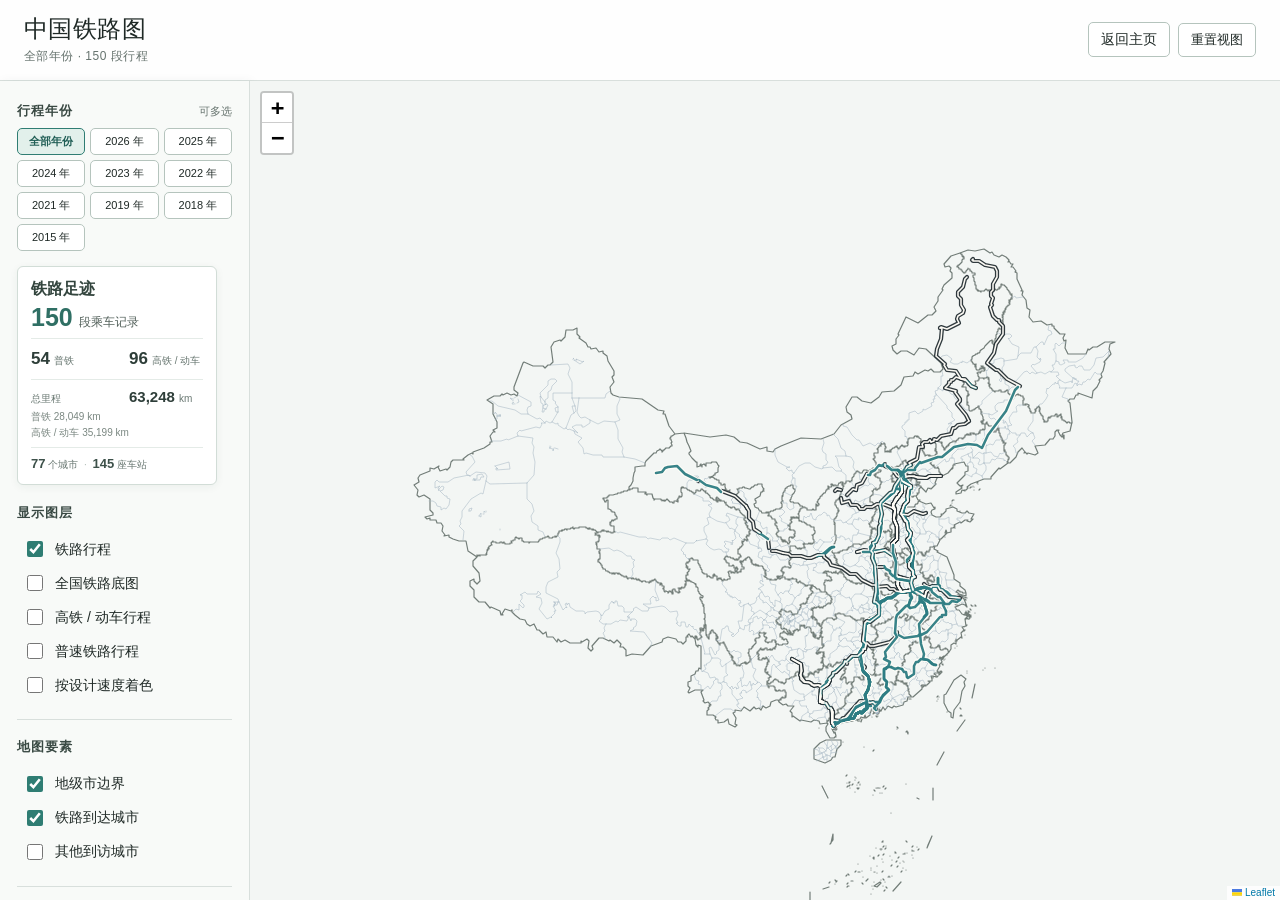
<file: web/index.html>
<!doctype html>
<html lang="zh-CN">
<head>
  <meta charset="utf-8">
  <meta name="viewport" content="width=device-width, initial-scale=1">
  <title>中国铁路图</title>
  <link rel="icon" href="data:,">
  <link rel="stylesheet" href="vendor/leaflet/leaflet.css?v=1.9.4">
  <link rel="stylesheet" href="styles.css?v=20261115-3">
</head>
<body>
  <main class="shell">
    <header class="topbar">
      <div>
        <h1>中国铁路图</h1>
        <p id="status"></p>
      </div>
      <div class="topbar-actions">
        <a id="blogHome" class="button-link" href="https://kangaroogao.com/">返回主页</a>
        <button id="reset" type="button">重置视图</button>
      </div>
    </header>
    <section class="workspace">
      <aside class="panel" aria-label="图层控制">
        <section class="year-filter-section" aria-label="年份筛选">
          <div class="route-list-heading"><h2>行程年份</h2><span>可多选</span></div>
          <div id="yearFilters" class="year-filters" role="group" aria-label="选择行程年份">
            <button class="year-filter" type="button" data-year="all" aria-pressed="true">全部年份</button>
          </div>
        </section>
        <section class="map-summary" aria-label="铁路足迹统计">
          <div id="summaryLabel" class="summary-label">铁路足迹</div>
          <div class="summary-total"><strong id="summaryTrips">150</strong><span>段乘车记录</span></div>
          <div class="summary-counts">
            <div><strong id="summaryConventional">54</strong><span>普铁</span></div>
            <div><strong id="summaryHighspeed">96</strong><span>高铁 / 动车</span></div>
          </div>
          <div class="summary-mileage"><span>总里程</span><strong><span id="summaryDistance">63,248</span> <small>km</small></strong></div>
          <div class="summary-breakdown"><span>普铁 <span id="summaryConventionalKm">28,049</span> km</span><span>高铁 / 动车 <span id="summaryHighspeedKm">35,199</span> km</span></div>
            <div class="summary-foot"><strong id="summaryCities">77</strong> 个城市 <i>·</i> <strong id="summaryStations">145</strong> 座车站</div>
        </section>
        <section class="control-section">
          <h2>显示图层</h2>
          <div class="control-grid">
            <label class="switch"><input id="visited" type="checkbox" checked><span>铁路行程</span></label>
            <label class="switch"><input id="network" type="checkbox"><span>全国铁路底图</span></label>
            <label class="switch"><input id="visitedHighspeed" type="checkbox"><span>高铁 / 动车行程</span></label>
            <label class="switch"><input id="visitedConventional" type="checkbox"><span>普速铁路行程</span></label>
            <label class="switch"><input id="speedNetwork" type="checkbox"><span>按设计速度着色</span></label>
          </div>
        </section>
        <hr>
        <section class="control-section">
          <h2>地图要素</h2>
          <div class="control-grid">
            <label class="switch"><input id="cityBounds" type="checkbox" checked><span>地级市边界</span></label>
            <label class="switch"><input id="visitedCities" type="checkbox" checked><span>铁路到达城市</span></label>
            <label class="switch"><input id="otherVisitedCities" type="checkbox"><span>其他到访城市</span></label>
          </div>
        </section>
        <hr>
        <section class="hub-filter-section" aria-label="枢纽筛选">
          <div class="route-list-heading"><h2>线路范围</h2></div>
          <div id="hubFilters" class="hub-filters" role="group" aria-label="选择线路范围">
            <button class="hub-filter" type="button" data-hub="all" aria-pressed="true">全部</button>
            <button class="hub-filter" type="button" data-hub="beijing" aria-pressed="false">北京</button>
            <button class="hub-filter" type="button" data-hub="hefei" aria-pressed="false">合肥</button>
            <button class="hub-filter" type="button" data-hub="guangzhou" aria-pressed="false">广州</button>
          </div>
        </section>
        <div class="route-list-heading"><h2 id="routeListHeading">相关行程</h2></div>
        <input id="routeSearch" class="route-search" type="search" placeholder="搜索车次、起点或终点" autocomplete="off">
        <div class="route-actions"><button id="selectAllRoutes" type="button">全选</button><button id="clearRoutes" type="button">全不选</button></div>
        <div id="routeList" class="route-list" aria-label="铁路行程列表"></div>
        <div class="legend" id="legend"></div>
      </aside>
      <div class="map-stage">
        <div id="map" role="application" aria-label="中国铁路交互地图"></div>
      </div>
    </section>
  </main>
  <script src="vendor/leaflet/leaflet.js?v=1.9.4"></script>
  <script src="data-codec.js?v=175f5d0ab37d"></script>
  <script src="app.js?v=f78d904d8161"></script>
</body>
</html>
</file>
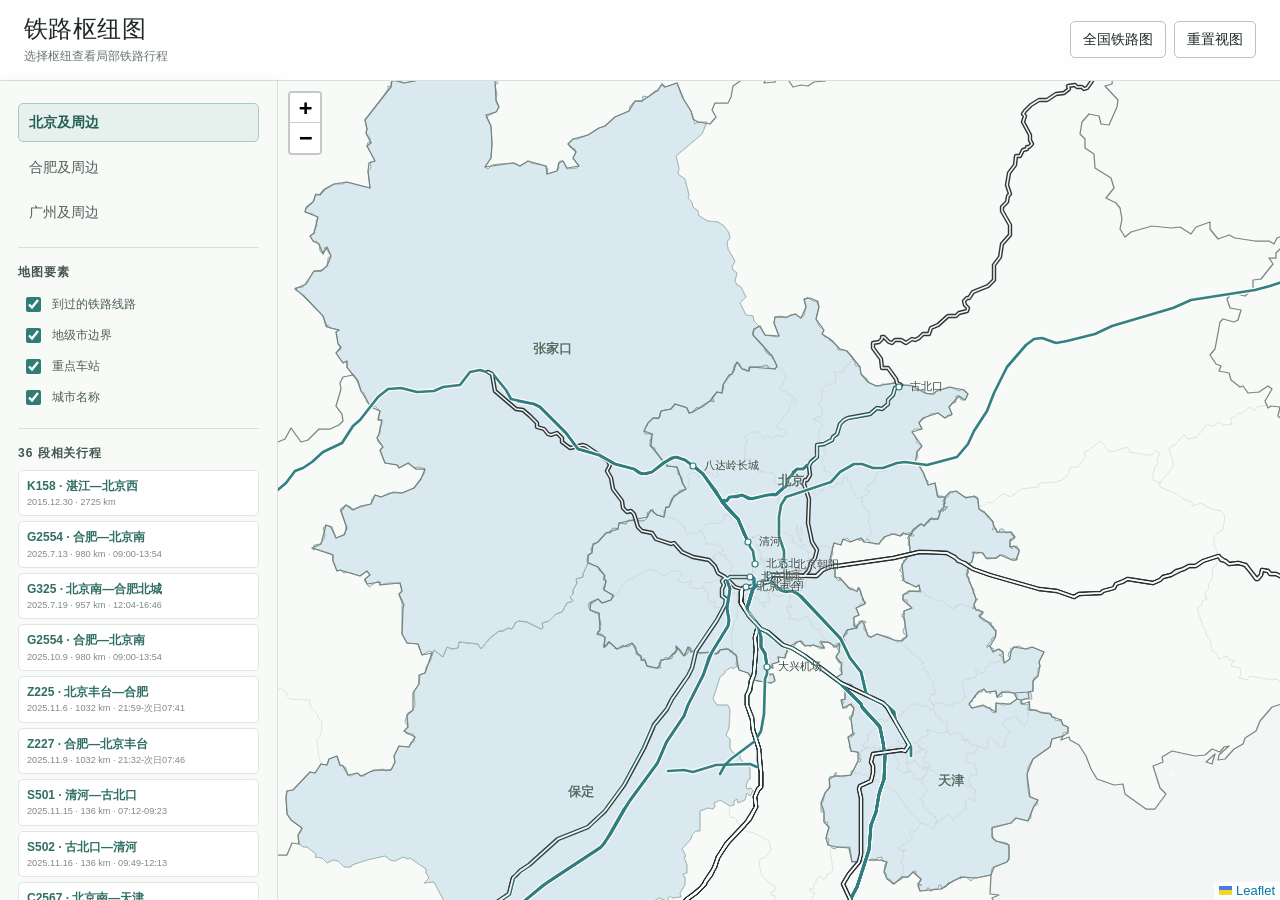
<file: web/hubs/index.html>
<!doctype html>
<html lang="zh-CN">
<head>
  <meta charset="utf-8">
  <meta name="viewport" content="width=device-width, initial-scale=1">
  <title>铁路枢纽图</title>
  <link rel="icon" href="data:,">
  <link rel="stylesheet" href="../vendor/leaflet/leaflet.css?v=1.9.4">
  <link rel="stylesheet" href="hubs.css?v=20260923-2">
</head>
<body>
  <main class="hub-shell">
    <header class="hub-topbar">
      <div>
        <h1>铁路枢纽图</h1>
        <p id="status">选择枢纽查看局部铁路行程</p>
      </div>
      <nav class="hub-actions" aria-label="地图导航">
        <a href="../" class="button-link">全国铁路图</a>
        <button id="reset" type="button">重置视图</button>
      </nav>
    </header>
    <section class="hub-workspace">
      <aside class="hub-panel" aria-label="枢纽图控制">
        <div id="hubTabs" class="hub-tabs" role="tablist" aria-label="枢纽选择"></div>
        <section class="hub-section">
          <h3>地图要素</h3>
          <label class="switch"><input id="showRoutes" type="checkbox" checked><span>到过的铁路线路</span></label>
          <label class="switch"><input id="showCities" type="checkbox" checked><span>地级市边界</span></label>
          <label class="switch"><input id="showStations" type="checkbox" checked><span>重点车站</span></label>
          <label class="switch"><input id="showLabels" type="checkbox" checked><span>城市名称</span></label>
        </section>
        <section class="hub-section">
          <h3 id="routeHeading">相关行程</h3>
          <div id="routeList" class="hub-route-list"></div>
        </section>
        <div class="hub-legend" aria-label="线路图例">
          <div class="legend-row"><i class="line-swatch line-swatch--highspeed"></i><span>高铁 / 动车</span></div>
          <div class="legend-row"><i class="line-swatch line-swatch--conventional"></i><span>普速铁路</span></div>
          <div class="legend-row"><i class="dot-swatch"></i><span>重点车站</span></div>
        </div>
      </aside>
      <section class="hub-map-stage">
        <div id="map" role="application" aria-label="铁路枢纽交互地图"></div>
      </section>
    </section>
  </main>
  <script src="../vendor/leaflet/leaflet.js?v=1.9.4"></script>
  <script src="hubs.js?v=20260923-2"></script>
</body>
</html>
</file>
<file: web/vendor/leaflet/leaflet.css>
/* required styles */

.leaflet-pane,
.leaflet-tile,
.leaflet-marker-icon,
.leaflet-marker-shadow,
.leaflet-tile-container,
.leaflet-pane > svg,
.leaflet-pane > canvas,
.leaflet-zoom-box,
.leaflet-image-layer,
.leaflet-layer {
	position: absolute;
	left: 0;
	top: 0;
	}
.leaflet-container {
	overflow: hidden;
	}
.leaflet-tile,
.leaflet-marker-icon,
.leaflet-marker-shadow {
	-webkit-user-select: none;
	   -moz-user-select: none;
	        user-select: none;
	  -webkit-user-drag: none;
	}
/* Prevents IE11 from highlighting tiles in blue */
.leaflet-tile::selection {
	background: transparent;
}
/* Safari renders non-retina tile on retina better with this, but Chrome is worse */
.leaflet-safari .leaflet-tile {
	image-rendering: -webkit-optimize-contrast;
	}
/* hack that prevents hw layers "stretching" when loading new tiles */
.leaflet-safari .leaflet-tile-container {
	width: 1600px;
	height: 1600px;
	-webkit-transform-origin: 0 0;
	}
.leaflet-marker-icon,
.leaflet-marker-shadow {
	display: block;
	}
/* .leaflet-container svg: reset svg max-width decleration shipped in Joomla! (joomla.org) 3.x */
/* .leaflet-container img: map is broken in FF if you have max-width: 100% on tiles */
.leaflet-container .leaflet-overlay-pane svg {
	max-width: none !important;
	max-height: none !important;
	}
.leaflet-container .leaflet-marker-pane img,
.leaflet-container .leaflet-shadow-pane img,
.leaflet-container .leaflet-tile-pane img,
.leaflet-container img.leaflet-image-layer,
.leaflet-container .leaflet-tile {
	max-width: none !important;
	max-height: none !important;
	width: auto;
	padding: 0;
	}

.leaflet-container img.leaflet-tile {
	/* See: https://bugs.chromium.org/p/chromium/issues/detail?id=600120 */
	mix-blend-mode: plus-lighter;
}

.leaflet-container.leaflet-touch-zoom {
	-ms-touch-action: pan-x pan-y;
	touch-action: pan-x pan-y;
	}
.leaflet-container.leaflet-touch-drag {
	-ms-touch-action: pinch-zoom;
	/* Fallback for FF which doesn't support pinch-zoom */
	touch-action: none;
	touch-action: pinch-zoom;
}
.leaflet-container.leaflet-touch-drag.leaflet-touch-zoom {
	-ms-touch-action: none;
	touch-action: none;
}
.leaflet-container {
	-webkit-tap-highlight-color: transparent;
}
.leaflet-container a {
	-webkit-tap-highlight-color: rgba(51, 181, 229, 0.4);
}
.leaflet-tile {
	filter: inherit;
	visibility: hidden;
	}
.leaflet-tile-loaded {
	visibility: inherit;
	}
.leaflet-zoom-box {
	width: 0;
	height: 0;
	-moz-box-sizing: border-box;
	     box-sizing: border-box;
	z-index: 800;
	}
/* workaround for https://bugzilla.mozilla.org/show_bug.cgi?id=888319 */
.leaflet-overlay-pane svg {
	-moz-user-select: none;
	}

.leaflet-pane         { z-index: 400; }

.leaflet-tile-pane    { z-index: 200; }
.leaflet-overlay-pane { z-index: 400; }
.leaflet-shadow-pane  { z-index: 500; }
.leaflet-marker-pane  { z-index: 600; }
.leaflet-tooltip-pane   { z-index: 650; }
.leaflet-popup-pane   { z-index: 700; }

.leaflet-map-pane canvas { z-index: 100; }
.leaflet-map-pane svg    { z-index: 200; }

.leaflet-vml-shape {
	width: 1px;
	height: 1px;
	}
.lvml {
	behavior: url(#default#VML);
	display: inline-block;
	position: absolute;
	}


/* control positioning */

.leaflet-control {
	position: relative;
	z-index: 800;
	pointer-events: visiblePainted; /* IE 9-10 doesn't have auto */
	pointer-events: auto;
	}
.leaflet-top,
.leaflet-bottom {
	position: absolute;
	z-index: 1000;
	pointer-events: none;
	}
.leaflet-top {
	top: 0;
	}
.leaflet-right {
	right: 0;
	}
.leaflet-bottom {
	bottom: 0;
	}
.leaflet-left {
	left: 0;
	}
.leaflet-control {
	float: left;
	clear: both;
	}
.leaflet-right .leaflet-control {
	float: right;
	}
.leaflet-top .leaflet-control {
	margin-top: 10px;
	}
.leaflet-bottom .leaflet-control {
	margin-bottom: 10px;
	}
.leaflet-left .leaflet-control {
	margin-left: 10px;
	}
.leaflet-right .leaflet-control {
	margin-right: 10px;
	}


/* zoom and fade animations */

.leaflet-fade-anim .leaflet-popup {
	opacity: 0;
	-webkit-transition: opacity 0.2s linear;
	   -moz-transition: opacity 0.2s linear;
	        transition: opacity 0.2s linear;
	}
.leaflet-fade-anim .leaflet-map-pane .leaflet-popup {
	opacity: 1;
	}
.leaflet-zoom-animated {
	-webkit-transform-origin: 0 0;
	    -ms-transform-origin: 0 0;
	        transform-origin: 0 0;
	}
svg.leaflet-zoom-animated {
	will-change: transform;
}

.leaflet-zoom-anim .leaflet-zoom-animated {
	-webkit-transition: -webkit-transform 0.25s cubic-bezier(0,0,0.25,1);
	   -moz-transition:    -moz-transform 0.25s cubic-bezier(0,0,0.25,1);
	        transition:         transform 0.25s cubic-bezier(0,0,0.25,1);
	}
.leaflet-zoom-anim .leaflet-tile,
.leaflet-pan-anim .leaflet-tile {
	-webkit-transition: none;
	   -moz-transition: none;
	        transition: none;
	}

.leaflet-zoom-anim .leaflet-zoom-hide {
	visibility: hidden;
	}


/* cursors */

.leaflet-interactive {
	cursor: pointer;
	}
.leaflet-grab {
	cursor: -webkit-grab;
	cursor:    -moz-grab;
	cursor:         grab;
	}
.leaflet-crosshair,
.leaflet-crosshair .leaflet-interactive {
	cursor: crosshair;
	}
.leaflet-popup-pane,
.leaflet-control {
	cursor: auto;
	}
.leaflet-dragging .leaflet-grab,
.leaflet-dragging .leaflet-grab .leaflet-interactive,
.leaflet-dragging .leaflet-marker-draggable {
	cursor: move;
	cursor: -webkit-grabbing;
	cursor:    -moz-grabbing;
	cursor:         grabbing;
	}

/* marker & overlays interactivity */
.leaflet-marker-icon,
.leaflet-marker-shadow,
.leaflet-image-layer,
.leaflet-pane > svg path,
.leaflet-tile-container {
	pointer-events: none;
	}

.leaflet-marker-icon.leaflet-interactive,
.leaflet-image-layer.leaflet-interactive,
.leaflet-pane > svg path.leaflet-interactive,
svg.leaflet-image-layer.leaflet-interactive path {
	pointer-events: visiblePainted; /* IE 9-10 doesn't have auto */
	pointer-events: auto;
	}

/* visual tweaks */

.leaflet-container {
	background: #ddd;
	outline-offset: 1px;
	}
.leaflet-container a {
	color: #0078A8;
	}
.leaflet-zoom-box {
	border: 2px dotted #38f;
	background: rgba(255,255,255,0.5);
	}


/* general typography */
.leaflet-container {
	font-family: "Helvetica Neue", Arial, Helvetica, sans-serif;
	font-size: 12px;
	font-size: 0.75rem;
	line-height: 1.5;
	}


/* general toolbar styles */

.leaflet-bar {
	box-shadow: 0 1px 5px rgba(0,0,0,0.65);
	border-radius: 4px;
	}
.leaflet-bar a {
	background-color: #fff;
	border-bottom: 1px solid #ccc;
	width: 26px;
	height: 26px;
	line-height: 26px;
	display: block;
	text-align: center;
	text-decoration: none;
	color: black;
	}
.leaflet-bar a,
.leaflet-control-layers-toggle {
	background-position: 50% 50%;
	background-repeat: no-repeat;
	display: block;
	}
.leaflet-bar a:hover,
.leaflet-bar a:focus {
	background-color: #f4f4f4;
	}
.leaflet-bar a:first-child {
	border-top-left-radius: 4px;
	border-top-right-radius: 4px;
	}
.leaflet-bar a:last-child {
	border-bottom-left-radius: 4px;
	border-bottom-right-radius: 4px;
	border-bottom: none;
	}
.leaflet-bar a.leaflet-disabled {
	cursor: default;
	background-color: #f4f4f4;
	color: #bbb;
	}

.leaflet-touch .leaflet-bar a {
	width: 30px;
	height: 30px;
	line-height: 30px;
	}
.leaflet-touch .leaflet-bar a:first-child {
	border-top-left-radius: 2px;
	border-top-right-radius: 2px;
	}
.leaflet-touch .leaflet-bar a:last-child {
	border-bottom-left-radius: 2px;
	border-bottom-right-radius: 2px;
	}

/* zoom control */

.leaflet-control-zoom-in,
.leaflet-control-zoom-out {
	font: bold 18px 'Lucida Console', Monaco, monospace;
	text-indent: 1px;
	}

.leaflet-touch .leaflet-control-zoom-in, .leaflet-touch .leaflet-control-zoom-out  {
	font-size: 22px;
	}


/* layers control */

.leaflet-control-layers {
	box-shadow: 0 1px 5px rgba(0,0,0,0.4);
	background: #fff;
	border-radius: 5px;
	}
.leaflet-control-layers-toggle {
	background-image: url(images/layers.png);
	width: 36px;
	height: 36px;
	}
.leaflet-retina .leaflet-control-layers-toggle {
	background-image: url(images/layers-2x.png);
	background-size: 26px 26px;
	}
.leaflet-touch .leaflet-control-layers-toggle {
	width: 44px;
	height: 44px;
	}
.leaflet-control-layers .leaflet-control-layers-list,
.leaflet-control-layers-expanded .leaflet-control-layers-toggle {
	display: none;
	}
.leaflet-control-layers-expanded .leaflet-control-layers-list {
	display: block;
	position: relative;
	}
.leaflet-control-layers-expanded {
	padding: 6px 10px 6px 6px;
	color: #333;
	background: #fff;
	}
.leaflet-control-layers-scrollbar {
	overflow-y: scroll;
	overflow-x: hidden;
	padding-right: 5px;
	}
.leaflet-control-layers-selector {
	margin-top: 2px;
	position: relative;
	top: 1px;
	}
.leaflet-control-layers label {
	display: block;
	font-size: 13px;
	font-size: 1.08333em;
	}
.leaflet-control-layers-separator {
	height: 0;
	border-top: 1px solid #ddd;
	margin: 5px -10px 5px -6px;
	}

/* Default icon URLs */
.leaflet-default-icon-path { /* used only in path-guessing heuristic, see L.Icon.Default */
	background-image: url(images/marker-icon.png);
	}


/* attribution and scale controls */

.leaflet-container .leaflet-control-attribution {
	background: #fff;
	background: rgba(255, 255, 255, 0.8);
	margin: 0;
	}
.leaflet-control-attribution,
.leaflet-control-scale-line {
	padding: 0 5px;
	color: #333;
	line-height: 1.4;
	}
.leaflet-control-attribution a {
	text-decoration: none;
	}
.leaflet-control-attribution a:hover,
.leaflet-control-attribution a:focus {
	text-decoration: underline;
	}
.leaflet-attribution-flag {
	display: inline !important;
	vertical-align: baseline !important;
	width: 1em;
	height: 0.6669em;
	}
.leaflet-left .leaflet-control-scale {
	margin-left: 5px;
	}
.leaflet-bottom .leaflet-control-scale {
	margin-bottom: 5px;
	}
.leaflet-control-scale-line {
	border: 2px solid #777;
	border-top: none;
	line-height: 1.1;
	padding: 2px 5px 1px;
	white-space: nowrap;
	-moz-box-sizing: border-box;
	     box-sizing: border-box;
	background: rgba(255, 255, 255, 0.8);
	text-shadow: 1px 1px #fff;
	}
.leaflet-control-scale-line:not(:first-child) {
	border-top: 2px solid #777;
	border-bottom: none;
	margin-top: -2px;
	}
.leaflet-control-scale-line:not(:first-child):not(:last-child) {
	border-bottom: 2px solid #777;
	}

.leaflet-touch .leaflet-control-attribution,
.leaflet-touch .leaflet-control-layers,
.leaflet-touch .leaflet-bar {
	box-shadow: none;
	}
.leaflet-touch .leaflet-control-layers,
.leaflet-touch .leaflet-bar {
	border: 2px solid rgba(0,0,0,0.2);
	background-clip: padding-box;
	}


/* popup */

.leaflet-popup {
	position: absolute;
	text-align: center;
	margin-bottom: 20px;
	}
.leaflet-popup-content-wrapper {
	padding: 1px;
	text-align: left;
	border-radius: 12px;
	}
.leaflet-popup-content {
	margin: 13px 24px 13px 20px;
	line-height: 1.3;
	font-size: 13px;
	font-size: 1.08333em;
	min-height: 1px;
	}
.leaflet-popup-content p {
	margin: 17px 0;
	margin: 1.3em 0;
	}
.leaflet-popup-tip-container {
	width: 40px;
	height: 20px;
	position: absolute;
	left: 50%;
	margin-top: -1px;
	margin-left: -20px;
	overflow: hidden;
	pointer-events: none;
	}
.leaflet-popup-tip {
	width: 17px;
	height: 17px;
	padding: 1px;

	margin: -10px auto 0;
	pointer-events: auto;

	-webkit-transform: rotate(45deg);
	   -moz-transform: rotate(45deg);
	    -ms-transform: rotate(45deg);
	        transform: rotate(45deg);
	}
.leaflet-popup-content-wrapper,
.leaflet-popup-tip {
	background: white;
	color: #333;
	box-shadow: 0 3px 14px rgba(0,0,0,0.4);
	}
.leaflet-container a.leaflet-popup-close-button {
	position: absolute;
	top: 0;
	right: 0;
	border: none;
	text-align: center;
	width: 24px;
	height: 24px;
	font: 16px/24px Tahoma, Verdana, sans-serif;
	color: #757575;
	text-decoration: none;
	background: transparent;
	}
.leaflet-container a.leaflet-popup-close-button:hover,
.leaflet-container a.leaflet-popup-close-button:focus {
	color: #585858;
	}
.leaflet-popup-scrolled {
	overflow: auto;
	}

.leaflet-oldie .leaflet-popup-content-wrapper {
	-ms-zoom: 1;
	}
.leaflet-oldie .leaflet-popup-tip {
	width: 24px;
	margin: 0 auto;

	-ms-filter: "progid:DXImageTransform.Microsoft.Matrix(M11=0.70710678, M12=0.70710678, M21=-0.70710678, M22=0.70710678)";
	filter: progid:DXImageTransform.Microsoft.Matrix(M11=0.70710678, M12=0.70710678, M21=-0.70710678, M22=0.70710678);
	}

.leaflet-oldie .leaflet-control-zoom,
.leaflet-oldie .leaflet-control-layers,
.leaflet-oldie .leaflet-popup-content-wrapper,
.leaflet-oldie .leaflet-popup-tip {
	border: 1px solid #999;
	}


/* div icon */

.leaflet-div-icon {
	background: #fff;
	border: 1px solid #666;
	}


/* Tooltip */
/* Base styles for the element that has a tooltip */
.leaflet-tooltip {
	position: absolute;
	padding: 6px;
	background-color: #fff;
	border: 1px solid #fff;
	border-radius: 3px;
	color: #222;
	white-space: nowrap;
	-webkit-user-select: none;
	-moz-user-select: none;
	-ms-user-select: none;
	user-select: none;
	pointer-events: none;
	box-shadow: 0 1px 3px rgba(0,0,0,0.4);
	}
.leaflet-tooltip.leaflet-interactive {
	cursor: pointer;
	pointer-events: auto;
	}
.leaflet-tooltip-top:before,
.leaflet-tooltip-bottom:before,
.leaflet-tooltip-left:before,
.leaflet-tooltip-right:before {
	position: absolute;
	pointer-events: none;
	border: 6px solid transparent;
	background: transparent;
	content: "";
	}

/* Directions */

.leaflet-tooltip-bottom {
	margin-top: 6px;
}
.leaflet-tooltip-top {
	margin-top: -6px;
}
.leaflet-tooltip-bottom:before,
.leaflet-tooltip-top:before {
	left: 50%;
	margin-left: -6px;
	}
.leaflet-tooltip-top:before {
	bottom: 0;
	margin-bottom: -12px;
	border-top-color: #fff;
	}
.leaflet-tooltip-bottom:before {
	top: 0;
	margin-top: -12px;
	margin-left: -6px;
	border-bottom-color: #fff;
	}
.leaflet-tooltip-left {
	margin-left: -6px;
}
.leaflet-tooltip-right {
	margin-left: 6px;
}
.leaflet-tooltip-left:before,
.leaflet-tooltip-right:before {
	top: 50%;
	margin-top: -6px;
	}
.leaflet-tooltip-left:before {
	right: 0;
	margin-right: -12px;
	border-left-color: #fff;
	}
.leaflet-tooltip-right:before {
	left: 0;
	margin-left: -12px;
	border-right-color: #fff;
	}

/* Printing */

@media print {
	/* Prevent printers from removing background-images of controls. */
	.leaflet-control {
		-webkit-print-color-adjust: exact;
		print-color-adjust: exact;
		}
	}
</file>
<file: web/styles.css>
:root { color-scheme: light; --ink: #1f2926; --muted: #66736e; --line: #d8dfdc; --panel: #f8faf8; --accent: #2f7d73; }
* { box-sizing: border-box; }
html, body { height: 100%; margin: 0; }
body { background: #e8eeeb; color: var(--ink); font: 14px/1.5 "Segoe UI", "Microsoft YaHei", sans-serif; }
.shell { display: flex; flex-direction: column; height: 100%; }
.topbar { display: flex; align-items: center; justify-content: space-between; gap: 20px; padding: 15px 24px; background: rgba(255,255,255,.96); border-bottom: 1px solid var(--line); box-shadow: 0 1px 8px rgba(41,63,55,.06); }
h1, h2, p { margin: 0; }
h1 { font: 24px/1.2 "STXinwei", "华文新魏", "Microsoft YaHei", serif; letter-spacing: .02em; }
.topbar p { color: var(--muted); margin-top: 3px; font-size: 12px; letter-spacing: .04em; }
.map-summary { width: 200px; margin: 0 0 18px; padding: 13px 13px 11px; border: 1px solid #d2ddd7; border-radius: 6px; background: #fff; color: #53615b; font-size: 11px; line-height: 1.35; box-shadow: 0 2px 8px rgba(41,63,55,.06); }
.summary-label { margin-bottom: 7px; color: #33453e; font: 16px/1.1 "STKaiti", "华文楷体", serif; font-weight: 600; }
.summary-total { display: flex; align-items: baseline; gap: 6px; padding-bottom: 8px; border-bottom: 1px solid #e4ebe7; }
.summary-total strong { color: #2f6f64; font-size: 25px; line-height: 1; font-weight: 700; }
.summary-total span { color: #53615b; font-size: 12px; }
.summary-counts { display: grid; grid-template-columns: 1fr 74px; gap: 0; padding: 9px 0 8px; }
.summary-counts div { display: flex; align-items: baseline; gap: 4px; min-width: 0; }
.summary-counts div:last-child { justify-content: flex-start; }
.summary-counts strong { color: #2e3e39; font-size: 17px; font-weight: 700; }
.summary-counts span { color: #687771; font-size: 10px; white-space: nowrap; }
.summary-mileage { display: flex; align-items: baseline; justify-content: space-between; padding: 7px 0 3px; border-top: 1px solid #e4ebe7; }
.summary-mileage > span { color: #687771; font-size: 10px; }
.summary-mileage strong { width: 74px; color: #2e3e39; font-size: 15px; font-weight: 650; text-align: left; }
.summary-mileage small { color: #687771; font-size: 10px; font-weight: 500; }
.summary-breakdown { display: flex; flex-direction: column; gap: 2px; color: #7a8781; font-size: 10px; }
.summary-foot { margin-top: 8px; padding-top: 7px; border-top: 1px solid #e4ebe7; color: #687771; font-size: 10px; }
.summary-foot strong { color: #3d514a; font-size: 13px; }
.summary-foot i { padding: 0 3px; color: #b0bcb6; font-style: normal; }
button { border: 1px solid #b5c4bd; border-radius: 5px; background: #fff; padding: 7px 12px; color: var(--ink); cursor: pointer; transition: background .15s, border-color .15s; }
button:hover { background: #eef5f1; }
.topbar-actions { display: flex; align-items: center; gap: 8px; }
.button-link { border: 1px solid #b5c4bd; border-radius: 5px; background: #fff; padding: 6px 12px; color: var(--ink); line-height: 1.5; text-decoration: none; }
.button-link:hover { background: #eef5f1; }
.hub-link { border-color: #91bdb1; color: #245f56; font-weight: 650; }
.workspace { display: grid; grid-template-columns: 250px minmax(0, 1fr); min-height: 0; flex: 1; }
.panel { overflow: auto; padding: 20px 17px; background: var(--panel); border-right: 1px solid var(--line); box-shadow: 2px 0 10px rgba(41,63,55,.05); }
.panel h2 { color: #394943; font-size: 13px; letter-spacing: .08em; margin-bottom: 10px; }
.control-section, .control-grid { display: block; }
.switch { display: flex; align-items: center; gap: 9px; min-height: 34px; padding: 2px 6px; border-radius: 5px; cursor: pointer; transition: background .15s; }
.switch:hover { background: #edf4f0; }
.switch input { width: 16px; height: 16px; accent-color: #2f7d73; }
hr { border: 0; border-top: 1px solid var(--line); margin: 17px 0; }
.legend { margin-top: 21px; padding-top: 13px; border-top: 1px solid var(--line); }
.route-list-heading { display: flex; align-items: baseline; justify-content: space-between; }
.route-list-heading h2 { margin-bottom: 8px; }
.route-list-heading span { color: var(--muted); font-size: 11px; }
.hub-filter-section { margin-bottom: 11px; }
.hub-filters { display: grid; grid-template-columns: repeat(4, minmax(0, 1fr)); gap: 4px; }
.hub-filter { min-width: 0; padding: 5px 4px; border-color: #c5d2cc; color: #5b6b64; font-size: 11px; line-height: 1.25; white-space: nowrap; }
.hub-filter[aria-pressed="true"] { border-color: var(--accent); background: #e2f0eb; color: #205e55; font-weight: 700; box-shadow: inset 0 -2px 0 var(--accent); }
.year-filter-section { margin-bottom: 15px; }
.year-filters { display: grid; grid-template-columns: repeat(3, minmax(0, 1fr)); gap: 5px; }
.year-filter { min-width: 0; padding: 5px 3px; font-size: 11px; white-space: nowrap; }
.year-filter[aria-pressed="true"] { border-color: var(--accent); background: #e2f0eb; color: #205e55; font-weight: 700; }
.route-search { min-height: 32px !important; padding: 5px 8px !important; font-size: 12px; }
.route-actions { display: flex; gap: 6px; margin: 7px 0; }
.route-actions button { flex: 1; padding: 4px 6px; font-size: 12px; }
.route-list { max-height: min(36vh, 340px); overflow: auto; border: 1px solid var(--line); border-radius: 5px; background: #fff; }
.route-option { display: flex; align-items: flex-start; gap: 6px; padding: 6px 7px; border-bottom: 1px solid #e5ebe7; cursor: pointer; font-size: 11px; }
.route-option:last-child { border-bottom: 0; }
.route-option input { margin-top: 3px; accent-color: #2f7d73; }
.route-option-main { min-width: 0; display: flex; flex-direction: column; line-height: 1.22; }
.route-option-main strong { display: flex; align-items: baseline; flex-wrap: wrap; gap: 2px 6px; font-weight: 650; }
.route-train { flex: 0 0 auto; color: #2f6f64; }
.route-journey { min-width: 0; overflow-wrap: anywhere; }
.route-option-main small { color: var(--muted); overflow-wrap: anywhere; }
.route-meta { display: flex; flex-wrap: wrap; gap: 1px 5px; font-size: 10px; }
.route-meta span + span::before { content: "·"; margin-right: 6px; color: #adb8b3; }
.legend-title { color: var(--muted); font-size: 12px; margin-bottom: 7px; }
.speed-legend-title { margin-top: 15px; }
.legend-row { display: flex; align-items: center; gap: 7px; margin: 5px 0; color: var(--muted); font-size: 12px; }
.swatch { width: 26px; height: 4px; border-radius: 2px; }
.route-swatch { position: relative; height: 8px; background: transparent !important; box-shadow: none; }
.route-swatch::before, .route-swatch::after { content: ""; position: absolute; left: 0; right: 0; border-radius: 4px; }
.route-swatch--conventional::before { top: 1px; height: 6px; background: #283237; }
.route-swatch--conventional::after { top: 3px; height: 2px; background: #fffdf7; }
.route-swatch--highspeed::before { top: 1px; height: 6px; background: #fffdf7; box-shadow: 0 0 0 1px #d8dfdc; }
.route-swatch--highspeed::after { top: 3px; height: 2px; background: #2e7d83; }
.note { color: var(--muted); font-size: 11px; margin-top: 18px; }
.map-stage { position: relative; min-width: 0; min-height: 0; }
#map { width: 100%; height: 100%; min-height: 400px; background: #f3f6f4; }
.leaflet-container { font: 13px/1.45 "Segoe UI", "Microsoft YaHei", sans-serif; }
.leaflet-control-attribution { font-size: 10px; }
.leaflet-tooltip::before, .leaflet-tooltip-left::before, .leaflet-tooltip-right::before, .leaflet-tooltip-top::before, .leaflet-tooltip-bottom::before { display: none !important; }
.city-label, .station-label, .other-city-label { border: 0 !important; background: transparent !important; box-shadow: none !important; font-family: "STKaiti", "华文楷体", "KaiTi", serif !important; line-height: 1.2; padding: 0 !important; text-shadow: 0 0 2px rgba(255,255,255,.92); }
.city-label::before, .station-label::before, .other-city-label::before { display: none !important; }
.city-label { color: #3d514a; font-size: 13px !important; font-weight: 600; }
.other-city-label { color: #8a9892; font-size: 10px; }
.station-label { color: #243630; font-size: 12px !important; font-weight: 500; }
@media (max-width: 720px) {
  .shell { height: 100svh; }
  .topbar { gap: 8px; padding: 10px 12px; }
  h1 { font-size: 20px; }
  .topbar p { font-size: 11px; }
  .topbar-actions { flex: 0 0 auto; gap: 5px; }
  .topbar-actions button, .button-link { padding: 5px 8px; font-size: 12px; white-space: nowrap; }
  .workspace { grid-template-columns: 1fr; grid-template-rows: auto minmax(0, 1fr); }
  .panel { max-height: min(43svh, 365px); padding: 12px; border-right: 0; border-bottom: 1px solid var(--line); box-shadow: 0 2px 8px rgba(41,63,55,.05); }
  .map-summary { width: 100%; margin-bottom: 13px; padding: 11px 12px 10px; display: grid; grid-template-columns: minmax(0, 1fr) minmax(0, 1fr); column-gap: 16px; }
  .summary-label { grid-column: 1 / -1; margin-bottom: 8px; }
  .summary-total { grid-column: 1; grid-row: 2; padding: 2px 0 7px; border-bottom: 0; }
  .summary-total strong { font-size: 23px; }
  .summary-counts { grid-column: 1; grid-row: 3; grid-template-columns: auto auto; gap: 12px; padding: 2px 0 5px; }
  .summary-counts strong { font-size: 16px; }
  .summary-mileage { grid-column: 2; grid-row: 2; justify-content: flex-start; gap: 9px; padding: 3px 0 7px; border-top: 0; }
  .summary-mileage strong { width: auto; font-size: 15px; }
  .summary-breakdown { grid-column: 2; grid-row: 3; padding: 2px 0 5px; }
  .summary-foot { grid-column: 1 / -1; margin-top: 5px; padding-top: 7px; }
  .panel h2 { margin-bottom: 6px; font-size: 12px; }
  .control-grid { display: grid; grid-template-columns: repeat(2, minmax(0, 1fr)); column-gap: 8px; }
  .switch { min-height: 31px; gap: 7px; padding: 1px 4px; font-size: 12px; }
  .switch input { flex: 0 0 auto; width: 15px; height: 15px; }
  hr { margin: 12px 0; }
  .route-search { width: 100%; }
  .route-actions { margin: 6px 0; }
  .hub-filter { padding-block: 5px; }
  .route-list { max-height: 230px; }
  .route-option { gap: 7px; padding: 6px 8px; }
  .route-option-main { gap: 2px; line-height: 1.35; }
  .route-option-main strong { gap: 1px 7px; font-size: 12px; }
  .route-meta { gap: 1px 8px; font-size: 10px; }
  .route-meta span + span::before { margin-right: 8px; }
  .legend { margin-top: 14px; padding-top: 10px; }
  #map { min-height: 380px; }
}

@media (max-width: 390px) {
  .topbar { padding-inline: 10px; }
  h1 { font-size: 18px; }
  .map-summary { column-gap: 10px; }
  .summary-total span, .summary-mileage > span { font-size: 10px; }
  .summary-counts { gap: 7px; }
  .summary-counts span, .summary-breakdown { font-size: 9px; }
}
</file>
<file: web/hubs/hubs.css>
:root { color-scheme: light; --ink: #1f2926; --muted: #687771; --line: #d8dfdc; --panel: #f8faf8; --accent: #2f7d73; }
* { box-sizing: border-box; }
html, body { height: 100%; margin: 0; }
body { background: #e8eeeb; color: var(--ink); font: 14px/1.5 "Segoe UI", "Microsoft YaHei", sans-serif; }
.hub-shell { display: flex; flex-direction: column; height: 100%; }
.hub-topbar { display: flex; align-items: center; justify-content: space-between; gap: 20px; padding: 15px 24px; background: rgba(255,255,255,.96); border-bottom: 1px solid var(--line); box-shadow: 0 1px 8px rgba(41,63,55,.06); }
h1, h2, h3, p { margin: 0; }
h1 { font: 24px/1.2 "STXinwei", "华文新魏", "Microsoft YaHei", serif; letter-spacing: .02em; }
.hub-topbar p { color: var(--muted); margin-top: 3px; font-size: 12px; }
.hub-actions { display: flex; align-items: center; gap: 8px; }
button, .button-link { border: 1px solid #b5c4bd; border-radius: 5px; background: #fff; padding: 7px 12px; color: var(--ink); cursor: pointer; font: inherit; text-decoration: none; }
button:hover, .button-link:hover { background: #eef5f1; }
.hub-workspace { display: grid; grid-template-columns: 278px minmax(0, 1fr); min-height: 0; flex: 1; }
.hub-panel { overflow: auto; padding: 22px 18px; background: var(--panel); border-right: 1px solid var(--line); box-shadow: 2px 0 10px rgba(41,63,55,.05); }
.hub-tabs { display: grid; grid-template-columns: 1fr; gap: 6px; padding: 0 0 15px; }
.hub-tab { display: flex; align-items: baseline; justify-content: space-between; gap: 8px; width: 100%; padding: 8px 10px; border: 1px solid transparent; border-radius: 5px; background: transparent; color: #50615a; text-align: left; }
.hub-tab small { color: #8b9892; font-size: 10px; }
.hub-tab[aria-selected="true"] { border-color: #a7cbc0; background: #e6f1ed; color: #235f56; font-weight: 650; }
.hub-section { padding: 15px 0; border-top: 1px solid var(--line); }
.hub-section h3 { margin-bottom: 8px; color: #44564f; font-size: 12px; letter-spacing: .08em; }
.switch { display: flex; align-items: center; gap: 8px; min-height: 31px; padding: 1px 4px; border-radius: 5px; color: #4e5f58; cursor: pointer; font-size: 12px; }
.switch:hover { background: #edf4f0; }
.switch input { width: 15px; height: 15px; accent-color: #2f7d73; }
.hub-stats { display: grid; grid-template-columns: 1fr 1fr; gap: 8px; }
.hub-stats div { display: flex; flex-direction: column; align-items: center; gap: 3px; padding: 9px 5px; border: 1px solid #e0e7e3; border-radius: 5px; background: #fff; }
.hub-stats strong { color: #2f6f64; font-size: 24px; line-height: 1; }
.hub-stats span { color: var(--muted); font-size: 10px; }
.hub-route-list { display: flex; flex-direction: column; gap: 5px; }
.hub-route { padding: 7px 8px; border: 1px solid #e0e7e3; border-radius: 5px; background: #fff; color: #4e5e58; font-size: 11px; line-height: 1.35; }
.hub-route strong { display: block; color: #2f6f64; font-size: 12px; }
.hub-route small { display: block; margin-top: 2px; color: #7d8984; }
.hub-legend { margin-top: 4px; padding-top: 14px; border-top: 1px solid var(--line); }
.legend-row { display: flex; align-items: center; gap: 8px; margin: 6px 0; color: var(--muted); font-size: 11px; }
.line-swatch { position: relative; display: inline-block; width: 29px; height: 8px; }
.line-swatch::before, .line-swatch::after { content: ""; position: absolute; left: 0; right: 0; border-radius: 5px; }
.line-swatch--highspeed::before { top: 1px; height: 6px; background: #fffdf7; box-shadow: 0 0 0 1px #d8dfdc; }
.line-swatch--highspeed::after { top: 3px; height: 2px; background: #2e7d83; }
.line-swatch--conventional::before { top: 1px; height: 6px; background: #283237; }
.line-swatch--conventional::after { top: 3px; height: 2px; background: #fffdf7; }
.dot-swatch { width: 9px; height: 9px; border: 2px solid #fff; border-radius: 50%; background: #2e7d83; box-shadow: 0 0 0 1px #709188; }
.hub-map-stage { position: relative; min-width: 0; min-height: 0; }
#map { width: 100%; height: 100%; min-height: 420px; background: #f3f6f4; }
.leaflet-container { font: 13px/1.45 "Segoe UI", "Microsoft YaHei", sans-serif; }
.leaflet-tooltip::before, .leaflet-tooltip-left::before, .leaflet-tooltip-right::before, .leaflet-tooltip-top::before, .leaflet-tooltip-bottom::before { display: none !important; }
.hub-city-label, .hub-station-label { border: 0 !important; background: transparent !important; box-shadow: none !important; padding: 0 !important; text-shadow: 0 0 2px rgba(255,255,255,.96); }
.hub-city-label { color: #466057; font: 600 13px/1.2 "STKaiti", "华文楷体", serif; }
.hub-station-label { color: #243630; font-size: 11px; }
@media (max-width: 720px) {
  .hub-topbar { gap: 8px; padding: 10px 12px; }
  h1 { font-size: 20px; }
  .hub-topbar p { font-size: 11px; }
  .hub-actions { gap: 5px; }
  .hub-actions button, .hub-actions .button-link { padding: 5px 8px; font-size: 12px; white-space: nowrap; }
  .hub-workspace { grid-template-columns: 1fr; grid-template-rows: auto minmax(0, 1fr); }
  .hub-panel { max-height: min(47svh, 410px); padding: 13px 12px; border-right: 0; border-bottom: 1px solid var(--line); }
  .hub-tabs { grid-template-columns: repeat(3, 1fr); gap: 5px; padding: 0 0 9px; }
  .hub-tab { min-height: 38px; padding: 5px 6px; font-size: 12px; }
  .hub-tab small { display: none; }
  .hub-section { padding: 9px 0; }
  .hub-section:first-of-type { display: grid; grid-template-columns: repeat(2, 1fr); }
  .hub-section:first-of-type h3 { grid-column: 1 / -1; }
  .hub-stats { padding-top: 8px; }
  .hub-route-list { display: grid; grid-template-columns: repeat(2, minmax(0, 1fr)); }
  .hub-route { min-width: 0; }
  .hub-legend { display: flex; flex-wrap: wrap; gap: 10px; padding-top: 8px; }
  .legend-row { margin: 0; }
  #map { min-height: 380px; }
}
</file>
